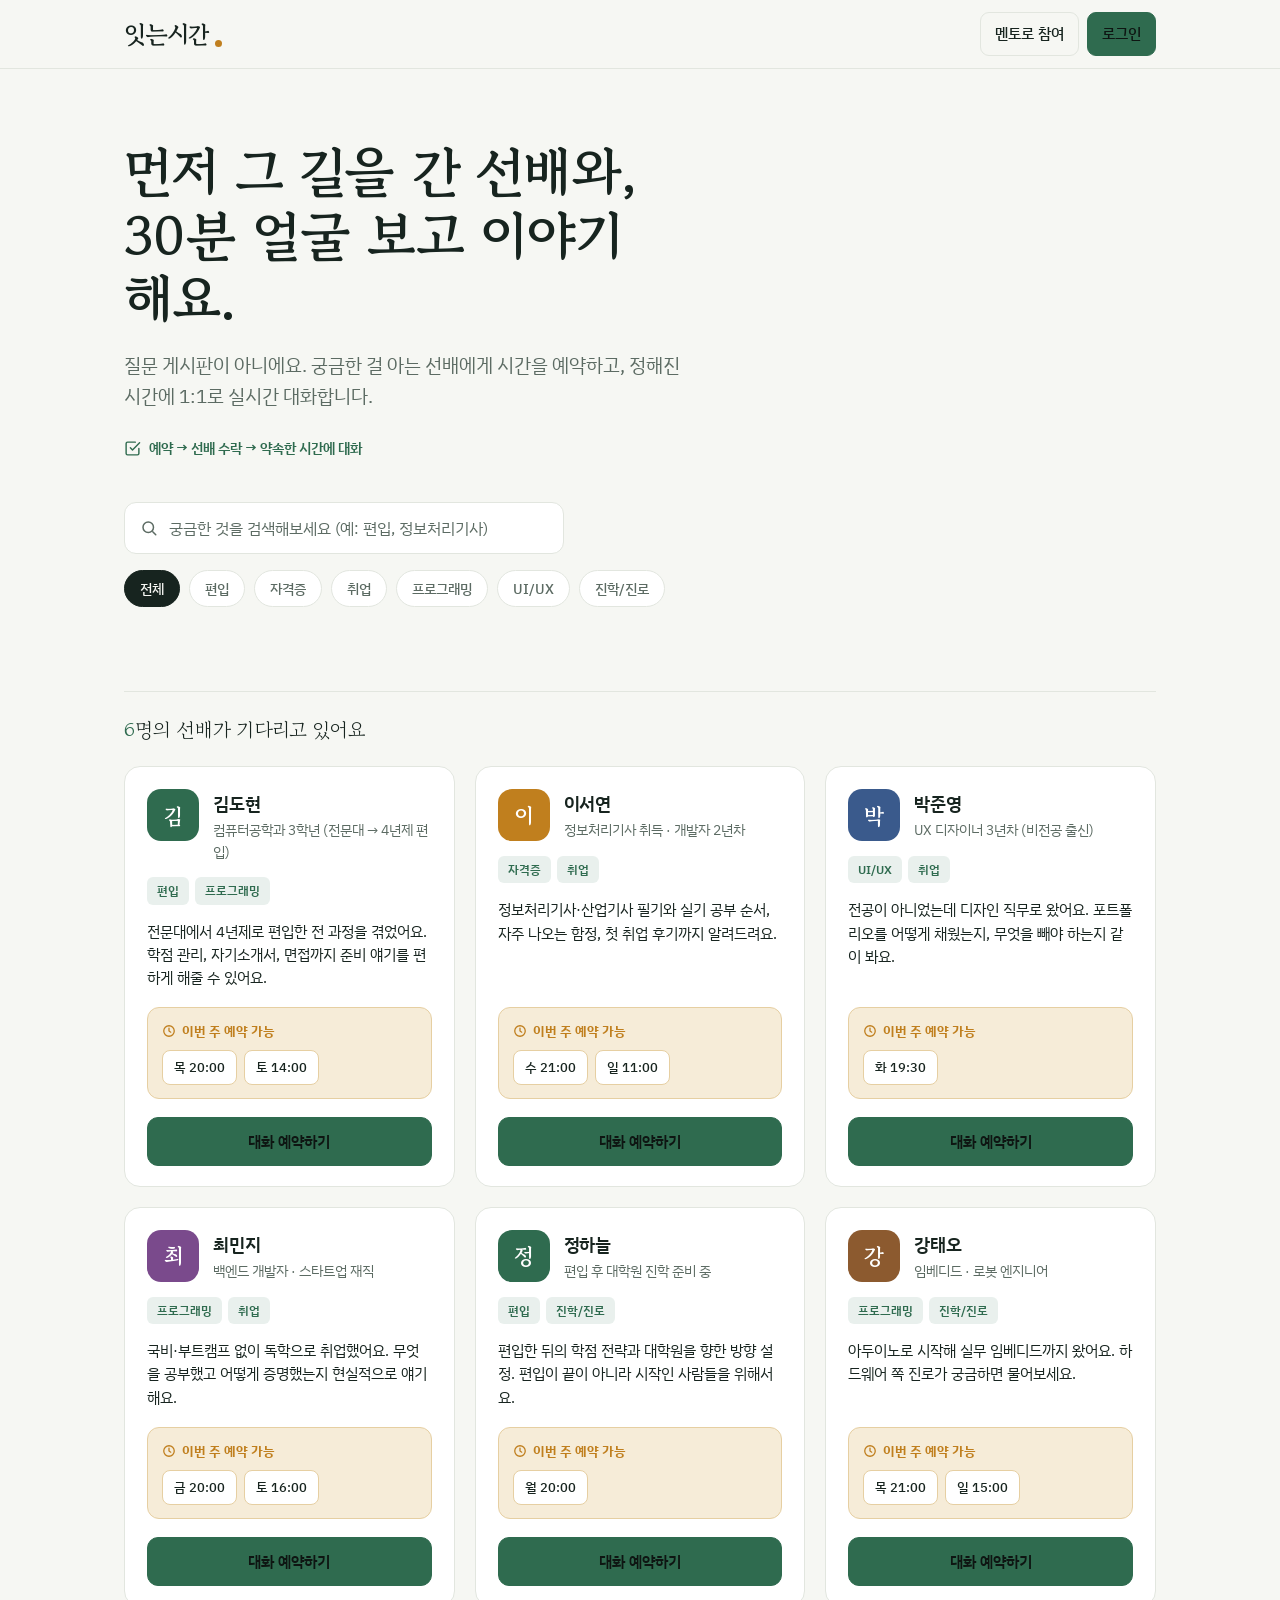
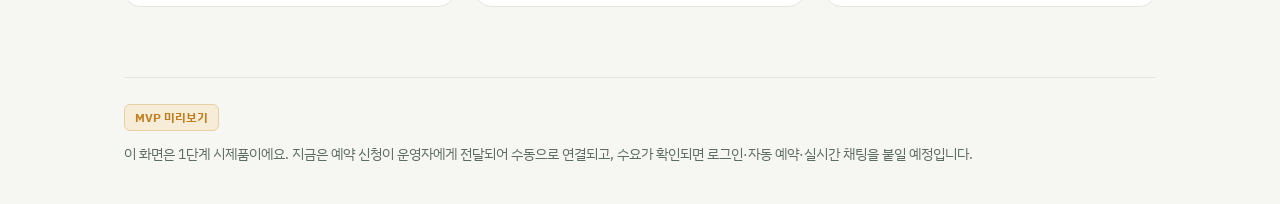
<file: reference/mvp_reference.html>
<!DOCTYPE html>
<html lang="ko">
<head>
<meta charset="UTF-8">
<meta name="viewport" content="width=device-width, initial-scale=1.0">
<title>잇는시간 — 선배와의 30분</title>
<link rel="preconnect" href="https://fonts.googleapis.com">
<link rel="preconnect" href="https://fonts.gstatic.com" crossorigin>
<link href="https://fonts.googleapis.com/css2?family=Gowun+Batang:wght@400;700&family=IBM+Plex+Sans+KR:wght@400;500;600;700&display=swap" rel="stylesheet">
<style>
  :root{
    --ink:#17241f;
    --paper:#f6f7f3;
    --surface:#ffffff;
    --pine:#2f6b4f;
    --pine-deep:#244f3c;
    --amber:#c07f1e;
    --amber-soft:#f6ecd8;
    --amber-line:#e6cfa2;
    --line:#e2e6df;
    --muted:#5c6b63;
    --shadow:24px 24px 60px -30px rgba(23,36,31,.28);
    --serif:"Gowun Batang",serif;
    --sans:"IBM Plex Sans KR",system-ui,sans-serif;
  }
  @media (prefers-color-scheme: dark){
    :root:not([data-theme="light"]){
      --ink:#eef2ec;
      --paper:#111714;
      --surface:#1a221d;
      --pine:#74cca0;
      --pine-deep:#8bd8b1;
      --amber:#e6ad57;
      --amber-soft:#241f14;
      --amber-line:#4a3f24;
      --line:#2a332d;
      --muted:#9aa79f;
      --shadow:24px 24px 60px -30px rgba(0,0,0,.5);
    }
  }
  :root[data-theme="dark"]{
    --ink:#eef2ec;--paper:#111714;--surface:#1a221d;--pine:#74cca0;--pine-deep:#8bd8b1;
    --amber:#e6ad57;--amber-soft:#241f14;--amber-line:#4a3f24;--line:#2a332d;--muted:#9aa79f;
    --shadow:24px 24px 60px -30px rgba(0,0,0,.5);
  }

  *{box-sizing:border-box;}
  html{-webkit-text-size-adjust:100%;}
  body{
    margin:0;background:var(--paper);color:var(--ink);
    font-family:var(--sans);font-size:16px;line-height:1.6;
    -webkit-font-smoothing:antialiased;
  }
  a{color:inherit;}
  img{max-width:100%;}
  button{font-family:inherit;cursor:pointer;}
  :focus-visible{outline:2.5px solid var(--pine);outline-offset:2px;border-radius:4px;}

  .wrap{max-width:1080px;margin:0 auto;padding:0 24px;}

  /* header */
  header{border-bottom:1px solid var(--line);position:sticky;top:0;background:var(--paper);z-index:20;}
  .bar{display:flex;align-items:center;justify-content:space-between;height:68px;}
  .logo{display:flex;align-items:baseline;gap:2px;text-decoration:none;}
  .logo b{font-family:var(--serif);font-weight:700;font-size:24px;letter-spacing:-.01em;}
  .logo .dot{width:7px;height:7px;border-radius:50%;background:var(--amber);align-self:flex-end;margin-bottom:6px;margin-left:3px;}
  .nav{display:flex;align-items:center;gap:8px;}
  .nav a{font-size:14.5px;text-decoration:none;padding:9px 14px;border-radius:9px;font-weight:500;color:var(--muted);}
  .nav a:hover{color:var(--ink);}
  .nav a.ghost{border:1px solid var(--line);color:var(--ink);}
  .nav a.solid{background:var(--pine);color:#fff;border:1px solid var(--pine);}
  :root[data-theme="dark"] .nav a.solid, :root:not([data-theme="light"]) .nav a.solid{color:#0e1512;}
  @media (prefers-color-scheme: dark){:root:not([data-theme="light"]) .nav a.solid{color:#0e1512;}}

  /* hero */
  .hero{padding:70px 0 40px;}
  .hero h1{
    font-family:var(--serif);font-weight:700;
    font-size:clamp(30px,5.4vw,54px);line-height:1.18;margin:0 0 20px;
    letter-spacing:-.015em;max-width:16ch;
  }
  .hero p.lead{font-size:clamp(16px,2.2vw,19px);color:var(--muted);max-width:52ch;margin:0 0 8px;}
  .hero .note{display:inline-flex;align-items:center;gap:8px;margin-top:18px;font-size:14px;color:var(--pine);font-weight:600;}
  .hero .note svg{width:17px;height:17px;}

  /* search + filters */
  .controls{margin-top:38px;}
  .search{position:relative;max-width:440px;}
  .search svg{position:absolute;left:16px;top:50%;transform:translateY(-50%);width:18px;height:18px;color:var(--muted);}
  .search input{
    width:100%;padding:14px 16px 14px 44px;font-size:15.5px;font-family:inherit;
    border:1px solid var(--line);border-radius:12px;background:var(--surface);color:var(--ink);
  }
  .search input::placeholder{color:var(--muted);}
  .chips{display:flex;flex-wrap:wrap;gap:9px;margin-top:16px;}
  .chip{
    border:1px solid var(--line);background:var(--surface);color:var(--muted);
    padding:8px 15px;border-radius:999px;font-size:14px;font-weight:500;transition:none;
  }
  .chip[aria-pressed="true"]{background:var(--ink);color:var(--paper);border-color:var(--ink);}
  .chip:hover{color:var(--ink);}
  .chip[aria-pressed="true"]:hover{color:var(--paper);}

  /* list header */
  .listhead{display:flex;align-items:baseline;justify-content:space-between;margin:44px 0 20px;border-top:1px solid var(--line);padding-top:22px;}
  .listhead .count{font-family:var(--serif);font-size:20px;}
  .listhead .count span{color:var(--pine);}

  /* grid */
  .grid{display:grid;grid-template-columns:repeat(auto-fill,minmax(320px,1fr));gap:20px;}
  .card{
    background:var(--surface);border:1px solid var(--line);border-radius:16px;
    padding:22px 22px 20px;display:flex;flex-direction:column;
  }
  .card .top{display:flex;gap:14px;align-items:flex-start;}
  .avatar{
    width:52px;height:52px;border-radius:14px;flex:0 0 auto;
    display:grid;place-items:center;font-family:var(--serif);font-weight:700;font-size:22px;color:#fff;
  }
  .card h3{margin:0;font-size:17.5px;font-weight:600;letter-spacing:-.01em;}
  .card .role{font-size:13.5px;color:var(--muted);margin-top:2px;}
  .tags{display:flex;flex-wrap:wrap;gap:6px;margin:15px 0 0;}
  .tag{font-size:12px;color:var(--pine);background:color-mix(in srgb,var(--pine) 10%,transparent);padding:4px 10px;border-radius:6px;font-weight:600;}
  .blurb{font-size:14.5px;color:var(--ink);margin:15px 0 0;flex:1 0 auto;}

  .slots{margin-top:18px;background:var(--amber-soft);border:1px solid var(--amber-line);border-radius:12px;padding:13px 14px;}
  .slots .slabel{font-size:12.5px;font-weight:700;color:var(--amber);margin:0 0 9px;display:flex;align-items:center;gap:6px;}
  .slots .slabel svg{width:14px;height:14px;}
  .slotrow{display:flex;flex-wrap:wrap;gap:7px;}
  .slot{font-size:13px;background:var(--surface);border:1px solid var(--amber-line);color:var(--ink);padding:6px 11px;border-radius:8px;font-weight:500;}

  .book{
    margin-top:18px;width:100%;padding:13px;border-radius:11px;border:1px solid var(--pine);
    background:var(--pine);color:#fff;font-size:15px;font-weight:600;
  }
  :root[data-theme="dark"] .book,:root:not([data-theme="light"]) .book{color:#0e1512;}
  @media (prefers-color-scheme: dark){:root:not([data-theme="light"]) .book{color:#0e1512;}}
  .book:hover{background:var(--pine-deep);border-color:var(--pine-deep);}

  .empty{text-align:center;padding:60px 20px;border:1px dashed var(--line);border-radius:16px;color:var(--muted);}
  .empty b{display:block;color:var(--ink);font-family:var(--serif);font-size:19px;margin-bottom:8px;font-weight:700;}
  .empty a{color:var(--pine);font-weight:600;}

  footer{margin:70px 0 40px;padding-top:26px;border-top:1px solid var(--line);color:var(--muted);font-size:13.5px;}
  footer .mvp{display:inline-block;background:var(--amber-soft);border:1px solid var(--amber-line);color:var(--amber);padding:3px 10px;border-radius:6px;font-weight:700;font-size:12px;margin-bottom:12px;}

  /* modal */
  .scrim{position:fixed;inset:0;background:rgba(15,22,18,.5);backdrop-filter:blur(3px);display:none;z-index:50;padding:20px;overflow-y:auto;}
  .scrim.open{display:grid;place-items:center;}
  .modal{
    background:var(--surface);border:1px solid var(--line);border-radius:20px;box-shadow:var(--shadow);
    width:100%;max-width:480px;padding:28px;
  }
  .modal .mhead{display:flex;justify-content:space-between;align-items:flex-start;gap:12px;margin-bottom:6px;}
  .modal h2{font-family:var(--serif);font-size:23px;margin:0;font-weight:700;letter-spacing:-.01em;}
  .modal .who{font-size:14px;color:var(--muted);margin:4px 0 20px;}
  .modal .who b{color:var(--pine);}
  .close{background:none;border:1px solid var(--line);border-radius:9px;width:34px;height:34px;font-size:18px;color:var(--muted);line-height:1;flex:0 0 auto;}
  .close:hover{color:var(--ink);}
  .field{margin-bottom:18px;}
  .field label{display:block;font-size:14px;font-weight:600;margin-bottom:9px;}
  .field .hint{font-weight:400;color:var(--muted);font-size:12.5px;}
  .field textarea,.field input[type=text]{
    width:100%;padding:12px 13px;border:1px solid var(--line);border-radius:10px;
    background:var(--paper);color:var(--ink);font-family:inherit;font-size:14.5px;resize:vertical;
  }
  .field textarea{min-height:82px;}
  .pickrow{display:flex;flex-wrap:wrap;gap:8px;}
  .pick{font-size:13.5px;border:1px solid var(--line);background:var(--paper);color:var(--ink);padding:9px 13px;border-radius:9px;font-weight:500;}
  .pick[aria-pressed="true"]{background:var(--pine);border-color:var(--pine);color:#fff;}
  :root[data-theme="dark"] .pick[aria-pressed="true"],:root:not([data-theme="light"]) .pick[aria-pressed="true"]{color:#0e1512;}
  @media (prefers-color-scheme: dark){:root:not([data-theme="light"]) .pick[aria-pressed="true"]{color:#0e1512;}}
  .submit{width:100%;padding:14px;border-radius:12px;border:none;background:var(--pine);color:#fff;font-size:15.5px;font-weight:600;margin-top:4px;}
  :root[data-theme="dark"] .submit,:root:not([data-theme="light"]) .submit{color:#0e1512;}
  @media (prefers-color-scheme: dark){:root:not([data-theme="light"]) .submit{color:#0e1512;}}
  .submit:hover{background:var(--pine-deep);}
  .submit:disabled{opacity:.5;cursor:not-allowed;}

  /* confirmation */
  .done{text-align:center;padding:8px 4px;}
  .done .mark{width:64px;height:64px;border-radius:50%;background:var(--amber-soft);border:1px solid var(--amber-line);display:grid;place-items:center;margin:6px auto 18px;}
  .done .mark svg{width:30px;height:30px;color:var(--amber);}
  .done h2{font-family:var(--serif);font-size:23px;margin:0 0 10px;}
  .done p{color:var(--muted);font-size:14.5px;margin:0 auto 6px;max-width:34ch;}
  .done .again{margin-top:22px;background:none;border:1px solid var(--line);color:var(--ink);padding:11px 20px;border-radius:11px;font-weight:600;font-size:14.5px;}

  @media (max-width:560px){
    .wrap{padding:0 18px;}
    .hero{padding:48px 0 30px;}
    .nav a:not(.solid){display:none;}
    .grid{grid-template-columns:1fr;}
    .modal{padding:22px;}
  }
  @media (prefers-reduced-motion:no-preference){
    .card{animation:rise .5s cubic-bezier(.2,.7,.3,1) backwards;}
    .modal{animation:pop .28s cubic-bezier(.2,.8,.3,1);}
  }
  @keyframes rise{from{opacity:0;transform:translateY(10px);}to{opacity:1;transform:none;}}
  @keyframes pop{from{opacity:0;transform:scale(.97) translateY(6px);}to{opacity:1;transform:none;}}
</style>
</head>
<body>

<header>
  <div class="wrap bar">
    <a class="logo" href="#" aria-label="잇는시간 홈"><b>잇는시간</b><span class="dot"></span></a>
    <nav class="nav">
      <a href="#" class="ghost">멘토로 참여</a>
      <a href="#" class="solid">로그인</a>
    </nav>
  </div>
</header>

<main class="wrap">
  <section class="hero">
    <h1>먼저 그 길을 간 선배와, 30분 얼굴 보고 이야기해요.</h1>
    <p class="lead">질문 게시판이 아니에요. 궁금한 걸 아는 선배에게 시간을 예약하고, 정해진 시간에 1:1로 실시간 대화합니다.</p>
    <span class="note">
      <svg viewBox="0 0 24 24" fill="none" stroke="currentColor" stroke-width="2" stroke-linecap="round" stroke-linejoin="round"><path d="M9 11l3 3L22 4"/><path d="M21 12v7a2 2 0 0 1-2 2H5a2 2 0 0 1-2-2V5a2 2 0 0 1 2-2h11"/></svg>
      예약 → 선배 수락 → 약속한 시간에 대화
    </span>

    <div class="controls">
      <div class="search">
        <svg viewBox="0 0 24 24" fill="none" stroke="currentColor" stroke-width="2" stroke-linecap="round" stroke-linejoin="round"><circle cx="11" cy="11" r="7"/><path d="M21 21l-4-4"/></svg>
        <input type="text" id="q" placeholder="궁금한 것을 검색해보세요 (예: 편입, 정보처리기사)">
      </div>
      <div class="chips" id="chips" role="group" aria-label="분야 필터"></div>
    </div>
  </section>

  <div class="listhead">
    <div class="count"><span id="cnt">0</span>명의 선배가 기다리고 있어요</div>
  </div>

  <div class="grid" id="grid"></div>

  <footer>
    <span class="mvp">MVP 미리보기</span><br>
    이 화면은 1단계 시제품이에요. 지금은 예약 신청이 운영자에게 전달되어 수동으로 연결되고, 수요가 확인되면 로그인·자동 예약·실시간 채팅을 붙일 예정입니다.
  </footer>
</main>

<!-- 예약 모달 -->
<div class="scrim" id="scrim" role="dialog" aria-modal="true" aria-labelledby="mtitle">
  <div class="modal" id="modal"></div>
</div>

<script>
  const MENTORS = [
    {name:"김도현", role:"컴퓨터공학과 3학년 (전문대 → 4년제 편입)", color:"#2f6b4f",
     tags:["편입","프로그래밍"], blurb:"전문대에서 4년제로 편입한 전 과정을 겪었어요. 학점 관리, 자기소개서, 면접까지 준비 얘기를 편하게 해줄 수 있어요.",
     slots:["목 20:00","토 14:00"]},
    {name:"이서연", role:"정보처리기사 취득 · 개발자 2년차", color:"#c07f1e",
     tags:["자격증","취업"], blurb:"정보처리기사·산업기사 필기와 실기 공부 순서, 자주 나오는 함정, 첫 취업 후기까지 알려드려요.",
     slots:["수 21:00","일 11:00"]},
    {name:"박준영", role:"UX 디자이너 3년차 (비전공 출신)", color:"#3a5a8c",
     tags:["UI/UX","취업"], blurb:"전공이 아니었는데 디자인 직무로 왔어요. 포트폴리오를 어떻게 채웠는지, 무엇을 빼야 하는지 같이 봐요.",
     slots:["화 19:30"]},
    {name:"최민지", role:"백엔드 개발자 · 스타트업 재직", color:"#7a4a8c",
     tags:["프로그래밍","취업"], blurb:"국비·부트캠프 없이 독학으로 취업했어요. 무엇을 공부했고 어떻게 증명했는지 현실적으로 얘기해요.",
     slots:["금 20:00","토 16:00"]},
    {name:"정하늘", role:"편입 후 대학원 진학 준비 중", color:"#2f6b4f",
     tags:["편입","진학/진로"], blurb:"편입한 뒤의 학점 전략과 대학원을 향한 방향 설정. 편입이 끝이 아니라 시작인 사람들을 위해서요.",
     slots:["월 20:00"]},
    {name:"강태오", role:"임베디드 · 로봇 엔지니어", color:"#8c5a2f",
     tags:["프로그래밍","진학/진로"], blurb:"아두이노로 시작해 실무 임베디드까지 왔어요. 하드웨어 쪽 진로가 궁금하면 물어보세요.",
     slots:["목 21:00","일 15:00"]},
  ];

  const FILTERS = ["전체","편입","자격증","취업","프로그래밍","UI/UX","진학/진로"];
  let activeFilter = "전체";
  let query = "";

  const grid = document.getElementById("grid");
  const chipsEl = document.getElementById("chips");
  const cntEl = document.getElementById("cnt");
  const qEl = document.getElementById("q");

  FILTERS.forEach((f,i)=>{
    const b=document.createElement("button");
    b.className="chip";b.textContent=f;b.setAttribute("aria-pressed",i===0?"true":"false");
    b.onclick=()=>{activeFilter=f;[...chipsEl.children].forEach(c=>c.setAttribute("aria-pressed","false"));b.setAttribute("aria-pressed","true");render();};
    chipsEl.appendChild(b);
  });
  qEl.addEventListener("input",e=>{query=e.target.value.trim().toLowerCase();render();});

  function matches(m){
    const okF = activeFilter==="전체" || m.tags.includes(activeFilter);
    const hay = (m.name+m.role+m.blurb+m.tags.join("")).toLowerCase();
    const okQ = !query || hay.includes(query);
    return okF && okQ;
  }

  function clockIcon(){return '<svg viewBox="0 0 24 24" fill="none" stroke="currentColor" stroke-width="2.2" stroke-linecap="round" stroke-linejoin="round"><circle cx="12" cy="12" r="9"/><path d="M12 7v5l3 2"/></svg>';}

  function render(){
    const list = MENTORS.filter(matches);
    cntEl.textContent = list.length;
    grid.innerHTML = "";
    if(list.length===0){
      grid.innerHTML = '<div class="empty" style="grid-column:1/-1"><b>그 분야 선배는 아직 없어요</b>먼저 경험한 선배를 계속 모으고 있어요. 당신이 그 선배가 되어줄 수도 있어요. <a href="#">멘토로 참여하기</a></div>';
      return;
    }
    list.forEach((m,idx)=>{
      const el=document.createElement("article");
      el.className="card";
      el.style.animationDelay=(idx*45)+"ms";
      el.innerHTML=`
        <div class="top">
          <div class="avatar" style="background:${m.color}">${m.name[0]}</div>
          <div><h3>${m.name}</h3><div class="role">${m.role}</div></div>
        </div>
        <div class="tags">${m.tags.map(t=>`<span class="tag">${t}</span>`).join("")}</div>
        <p class="blurb">${m.blurb}</p>
        <div class="slots">
          <p class="slabel">${clockIcon()} 이번 주 예약 가능</p>
          <div class="slotrow">${m.slots.map(s=>`<span class="slot">${s}</span>`).join("")}</div>
        </div>
        <button class="book">대화 예약하기</button>`;
      el.querySelector(".book").onclick=()=>openModal(m);
      grid.appendChild(el);
    });
  }

  /* ---- modal ---- */
  const scrim=document.getElementById("scrim");
  const modal=document.getElementById("modal");
  let lastFocus=null;

  function openModal(m){
    lastFocus=document.activeElement;
    let chosenSlot=null;
    modal.innerHTML=`
      <div class="mhead">
        <h2 id="mtitle">대화 예약</h2>
        <button class="close" aria-label="닫기">&times;</button>
      </div>
      <p class="who"><b>${m.name}</b> 선배에게 30분 대화를 신청해요.</p>
      <div class="field">
        <label>어떤 시간이 좋아요? <span class="hint">선배가 열어둔 시간 중에서 골라요</span></label>
        <div class="pickrow" id="picks">${m.slots.map(s=>`<button class="pick" type="button">${s}</button>`).join("")}</div>
      </div>
      <div class="field">
        <label for="ask">무엇이 가장 궁금해요? <span class="hint">구체적일수록 선배가 준비하기 좋아요</span></label>
        <textarea id="ask" placeholder="예: 전문대에서 편입할 때 학점이 부족했는데 어떻게 보완했는지 궁금해요."></textarea>
      </div>
      <div class="field">
        <label for="contact">연락받을 방법 <span class="hint">이메일 또는 카카오 오픈채팅 링크</span></label>
        <input type="text" id="contact" placeholder="예: junseo@email.com">
      </div>
      <button class="submit" id="send" disabled>예약 신청 보내기</button>`;

    const picks=modal.querySelector("#picks");
    picks.querySelectorAll(".pick").forEach(p=>{
      p.onclick=()=>{picks.querySelectorAll(".pick").forEach(x=>x.setAttribute("aria-pressed","false"));p.setAttribute("aria-pressed","true");chosenSlot=p.textContent;checkReady();};
    });
    const ask=modal.querySelector("#ask");
    const contact=modal.querySelector("#contact");
    const send=modal.querySelector("#send");
    function checkReady(){send.disabled=!(chosenSlot && ask.value.trim() && contact.value.trim());}
    ask.oninput=checkReady;contact.oninput=checkReady;

    modal.querySelector(".close").onclick=closeModal;
    send.onclick=()=>showDone(m,chosenSlot);

    scrim.classList.add("open");
    document.body.style.overflow="hidden";
    modal.querySelector(".close").focus();
  }

  function showDone(m,slot){
    modal.innerHTML=`
      <div class="done">
        <div class="mark"><svg viewBox="0 0 24 24" fill="none" stroke="currentColor" stroke-width="2.4" stroke-linecap="round" stroke-linejoin="round"><path d="M20 6L9 17l-5-5"/></svg></div>
        <h2>신청이 전달됐어요</h2>
        <p><b>${m.name}</b> 선배에게 <b>${slot}</b> 대화 신청을 보냈어요.</p>
        <p>선배가 수락하면 남겨주신 연락처로 약속 시간과 대화 링크를 보내드려요.</p>
        <button class="again">다른 선배도 보기</button>
      </div>`;
    modal.querySelector(".again").onclick=closeModal;
    modal.querySelector(".again").focus();
  }

  function closeModal(){
    scrim.classList.remove("open");
    document.body.style.overflow="";
    if(lastFocus)lastFocus.focus();
  }
  scrim.addEventListener("click",e=>{if(e.target===scrim)closeModal();});
  document.addEventListener("keydown",e=>{if(e.key==="Escape"&&scrim.classList.contains("open"))closeModal();});

  render();
</script>
</body>
</html>
</file>
